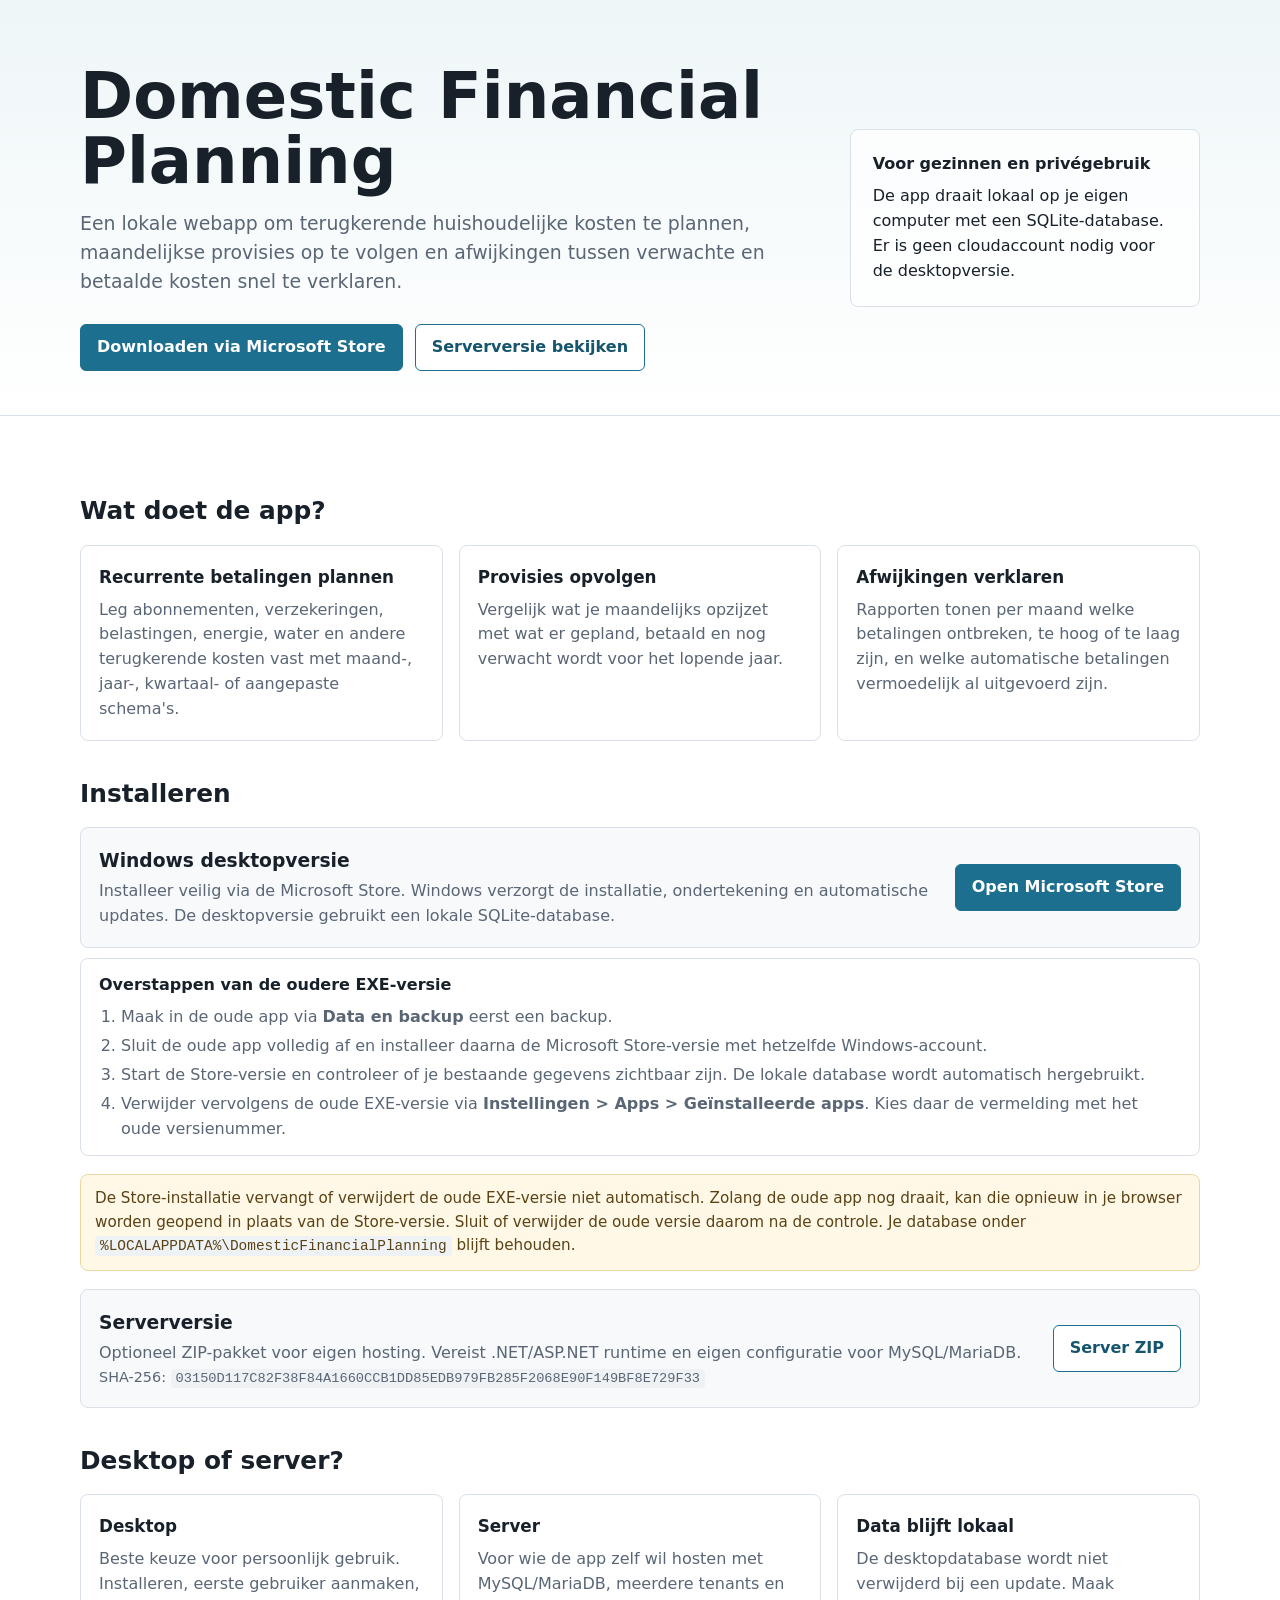
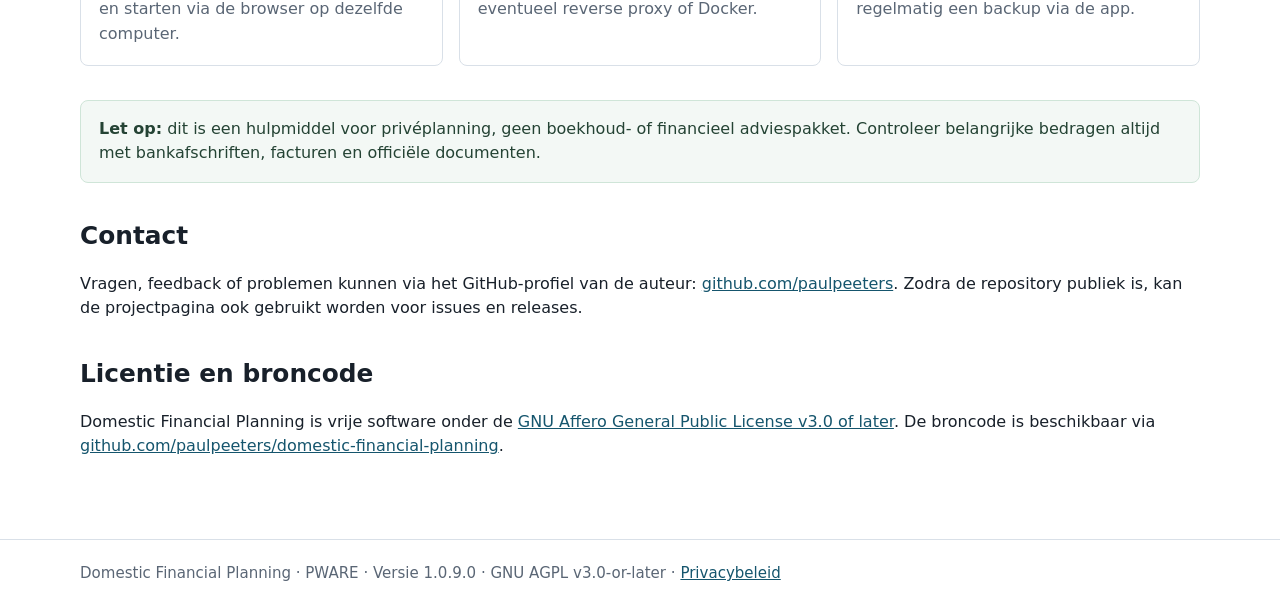
<file: website/index.html>
<!doctype html>
<html lang="nl">
<head>
  <meta charset="utf-8">
  <meta name="viewport" content="width=device-width, initial-scale=1">
  <title>Domestic Financial Planning</title>
  <meta name="description" content="Domestic Financial Planning helpt huishoudens terugkerende kosten plannen, provisies opvolgen en betalingen vergelijken met de werkelijkheid.">
  <style>
    :root {
      color-scheme: light;
      --ink: #18202a;
      --muted: #5a6675;
      --line: #d9e0e8;
      --panel: #f7f9fb;
      --accent: #1d6f8f;
      --accent-dark: #15556d;
      --ok: #157347;
    }

    * {
      box-sizing: border-box;
    }

    body {
      margin: 0;
      font-family: "Segoe UI", system-ui, -apple-system, BlinkMacSystemFont, sans-serif;
      color: var(--ink);
      background: #ffffff;
      line-height: 1.55;
    }

    a {
      color: var(--accent-dark);
    }

    .hero {
      background: linear-gradient(180deg, #eef6f8 0%, #ffffff 100%);
      border-bottom: 1px solid var(--line);
    }

    .wrap {
      width: min(1120px, calc(100% - 40px));
      margin: 0 auto;
    }

    .hero-inner {
      padding: 64px 0 44px;
      display: grid;
      grid-template-columns: minmax(0, 1.35fr) minmax(280px, 0.65fr);
      gap: 42px;
      align-items: center;
    }

    h1 {
      margin: 0 0 14px;
      font-size: clamp(2.2rem, 5vw, 4.4rem);
      line-height: 1.02;
      letter-spacing: 0;
    }

    .lead {
      margin: 0;
      max-width: 760px;
      font-size: 1.18rem;
      color: var(--muted);
    }

    .hero-panel {
      border: 1px solid var(--line);
      background: rgba(255, 255, 255, 0.74);
      padding: 22px;
      border-radius: 8px;
    }

    .hero-panel strong {
      display: block;
      margin-bottom: 8px;
    }

    .buttons {
      display: flex;
      flex-wrap: wrap;
      gap: 12px;
      margin-top: 28px;
    }

    .button {
      display: inline-flex;
      align-items: center;
      justify-content: center;
      min-height: 44px;
      padding: 10px 16px;
      border-radius: 6px;
      border: 1px solid var(--accent);
      text-decoration: none;
      font-weight: 600;
    }

    .button.primary {
      color: #ffffff;
      background: var(--accent);
    }

    .button.secondary {
      color: var(--accent-dark);
      background: #ffffff;
    }

    main {
      padding: 42px 0 64px;
    }

    section {
      margin-top: 34px;
    }

    h2 {
      margin: 0 0 14px;
      font-size: 1.55rem;
      letter-spacing: 0;
    }

    .grid {
      display: grid;
      grid-template-columns: repeat(3, minmax(0, 1fr));
      gap: 16px;
    }

    .card {
      border: 1px solid var(--line);
      border-radius: 8px;
      padding: 18px;
      background: #ffffff;
    }

    .card h3 {
      margin: 0 0 8px;
      font-size: 1.05rem;
    }

    .card p {
      margin: 0;
      color: var(--muted);
    }

    .download {
      display: grid;
      grid-template-columns: minmax(0, 1fr) auto;
      gap: 18px;
      align-items: center;
      padding: 18px;
      border: 1px solid var(--line);
      border-radius: 8px;
      background: var(--panel);
      margin-top: 14px;
    }

    .download h3 {
      margin: 0 0 4px;
    }

    .download p {
      margin: 0;
      color: var(--muted);
    }

    .note {
      padding: 16px 18px;
      background: #f3f8f5;
      border: 1px solid #cfe5d8;
      border-radius: 8px;
      color: #244334;
    }

    .download-warning {
      margin: 10px 0 18px;
      padding: 12px 14px;
      border: 1px solid #ead7a4;
      border-radius: 8px;
      background: #fff8e6;
      color: #5a4215;
      font-size: 0.95rem;
    }

    .steps {
      margin: 10px 0 18px;
      padding: 14px 18px;
      border: 1px solid var(--line);
      border-radius: 8px;
      background: #ffffff;
    }

    .steps h3 {
      margin: 0 0 8px;
      font-size: 1rem;
    }

    .steps ol {
      margin: 0;
      padding-left: 22px;
      color: var(--muted);
    }

    .steps li + li {
      margin-top: 4px;
    }

    .checksum {
      margin-top: 8px;
      color: var(--muted);
      font-size: 0.9rem;
      overflow-wrap: anywhere;
    }

    code {
      padding: 2px 5px;
      border-radius: 4px;
      background: #eef2f5;
      font-family: Consolas, "Liberation Mono", monospace;
      font-size: 0.95em;
    }

    footer {
      border-top: 1px solid var(--line);
      color: var(--muted);
      padding: 22px 0;
      font-size: 0.94rem;
    }

    @media (max-width: 820px) {
      .hero-inner,
      .grid,
      .download {
        grid-template-columns: 1fr;
      }

      .hero-inner {
        padding-top: 42px;
      }
    }
  </style>
</head>
<body>
  <header class="hero">
    <div class="wrap hero-inner">
      <div>
        <h1>Domestic Financial Planning</h1>
        <p class="lead">
          Een lokale webapp om terugkerende huishoudelijke kosten te plannen, maandelijkse provisies op te volgen en afwijkingen tussen verwachte en betaalde kosten snel te verklaren.
        </p>
        <div class="buttons">
          <a class="button primary" href="https://apps.microsoft.com/detail/9MXRZ150MSCJ">Downloaden via Microsoft Store</a>
          <a class="button secondary" href="#serverversie">Serverversie bekijken</a>
        </div>
      </div>
      <aside class="hero-panel">
        <strong>Voor gezinnen en privégebruik</strong>
        De app draait lokaal op je eigen computer met een SQLite-database. Er is geen cloudaccount nodig voor de desktopversie.
      </aside>
    </div>
  </header>

  <main class="wrap">
    <section>
      <h2>Wat doet de app?</h2>
      <div class="grid">
        <article class="card">
          <h3>Recurrente betalingen plannen</h3>
          <p>Leg abonnementen, verzekeringen, belastingen, energie, water en andere terugkerende kosten vast met maand-, jaar-, kwartaal- of aangepaste schema's.</p>
        </article>
        <article class="card">
          <h3>Provisies opvolgen</h3>
          <p>Vergelijk wat je maandelijks opzijzet met wat er gepland, betaald en nog verwacht wordt voor het lopende jaar.</p>
        </article>
        <article class="card">
          <h3>Afwijkingen verklaren</h3>
          <p>Rapporten tonen per maand welke betalingen ontbreken, te hoog of te laag zijn, en welke automatische betalingen vermoedelijk al uitgevoerd zijn.</p>
        </article>
      </div>
    </section>

    <section>
      <h2>Installeren</h2>
      <div class="download">
        <div>
          <h3>Windows desktopversie</h3>
          <p>Installeer veilig via de Microsoft Store. Windows verzorgt de installatie, ondertekening en automatische updates. De desktopversie gebruikt een lokale SQLite-database.</p>
        </div>
        <a class="button primary" href="https://apps.microsoft.com/detail/9MXRZ150MSCJ">Open Microsoft Store</a>
      </div>
      <div class="steps">
        <h3>Overstappen van de oudere EXE-versie</h3>
        <ol>
          <li>Maak in de oude app via <strong>Data en backup</strong> eerst een backup.</li>
          <li>Sluit de oude app volledig af en installeer daarna de Microsoft Store-versie met hetzelfde Windows-account.</li>
          <li>Start de Store-versie en controleer of je bestaande gegevens zichtbaar zijn. De lokale database wordt automatisch hergebruikt.</li>
          <li>Verwijder vervolgens de oude EXE-versie via <strong>Instellingen &gt; Apps &gt; Geïnstalleerde apps</strong>. Kies daar de vermelding met het oude versienummer.</li>
        </ol>
      </div>
      <p class="download-warning">
        De Store-installatie vervangt of verwijdert de oude EXE-versie niet automatisch. Zolang de oude app nog draait, kan die opnieuw in je browser worden geopend in plaats van de Store-versie. Sluit of verwijder de oude versie daarom na de controle. Je database onder <code>%LOCALAPPDATA%\DomesticFinancialPlanning</code> blijft behouden.
      </p>
      <div class="download" id="serverversie">
        <div>
          <h3>Serverversie</h3>
          <p>Optioneel ZIP-pakket voor eigen hosting. Vereist .NET/ASP.NET runtime en eigen configuratie voor MySQL/MariaDB.</p>
          <p class="checksum">SHA-256: <code>03150D117C82F38F84A1660CCB1DD85EDB979FB285F2068E90F149BF8E729F33</code></p>
        </div>
        <a class="button secondary" href="/downloads/DomesticFinancialPlanning-Server-1.0.9.0.zip">Server ZIP</a>
      </div>
    </section>

    <section>
      <h2>Desktop of server?</h2>
      <div class="grid">
        <article class="card">
          <h3>Desktop</h3>
          <p>Beste keuze voor persoonlijk gebruik. Installeren, eerste gebruiker aanmaken, en starten via de browser op dezelfde computer.</p>
        </article>
        <article class="card">
          <h3>Server</h3>
          <p>Voor wie de app zelf wil hosten met MySQL/MariaDB, meerdere tenants en eventueel reverse proxy of Docker.</p>
        </article>
        <article class="card">
          <h3>Data blijft lokaal</h3>
          <p>De desktopdatabase wordt niet verwijderd bij een update. Maak regelmatig een backup via de app.</p>
        </article>
      </div>
    </section>

    <section class="note">
      <strong>Let op:</strong>
      dit is een hulpmiddel voor privéplanning, geen boekhoud- of financieel adviespakket. Controleer belangrijke bedragen altijd met bankafschriften, facturen en officiële documenten.
    </section>

    <section>
      <h2>Contact</h2>
      <p>
        Vragen, feedback of problemen kunnen via het GitHub-profiel van de auteur:
        <a href="https://github.com/paulpeeters" rel="me">github.com/paulpeeters</a>.
        Zodra de repository publiek is, kan de projectpagina ook gebruikt worden voor issues en releases.
      </p>
    </section>

    <section>
      <h2>Licentie en broncode</h2>
      <p>
        Domestic Financial Planning is vrije software onder de
        <a href="https://www.gnu.org/licenses/agpl-3.0.html">GNU Affero General Public License v3.0 of later</a>.
        De broncode is beschikbaar via
        <a href="https://github.com/paulpeeters/domestic-financial-planning">github.com/paulpeeters/domestic-financial-planning</a>.
      </p>
    </section>
  </main>

  <footer>
    <div class="wrap">
      Domestic Financial Planning · PWARE · Versie 1.0.9.0 · GNU AGPL v3.0-or-later ·
      <a href="/privacy/">Privacybeleid</a>
    </div>
  </footer>
</body>
</html>
</file>
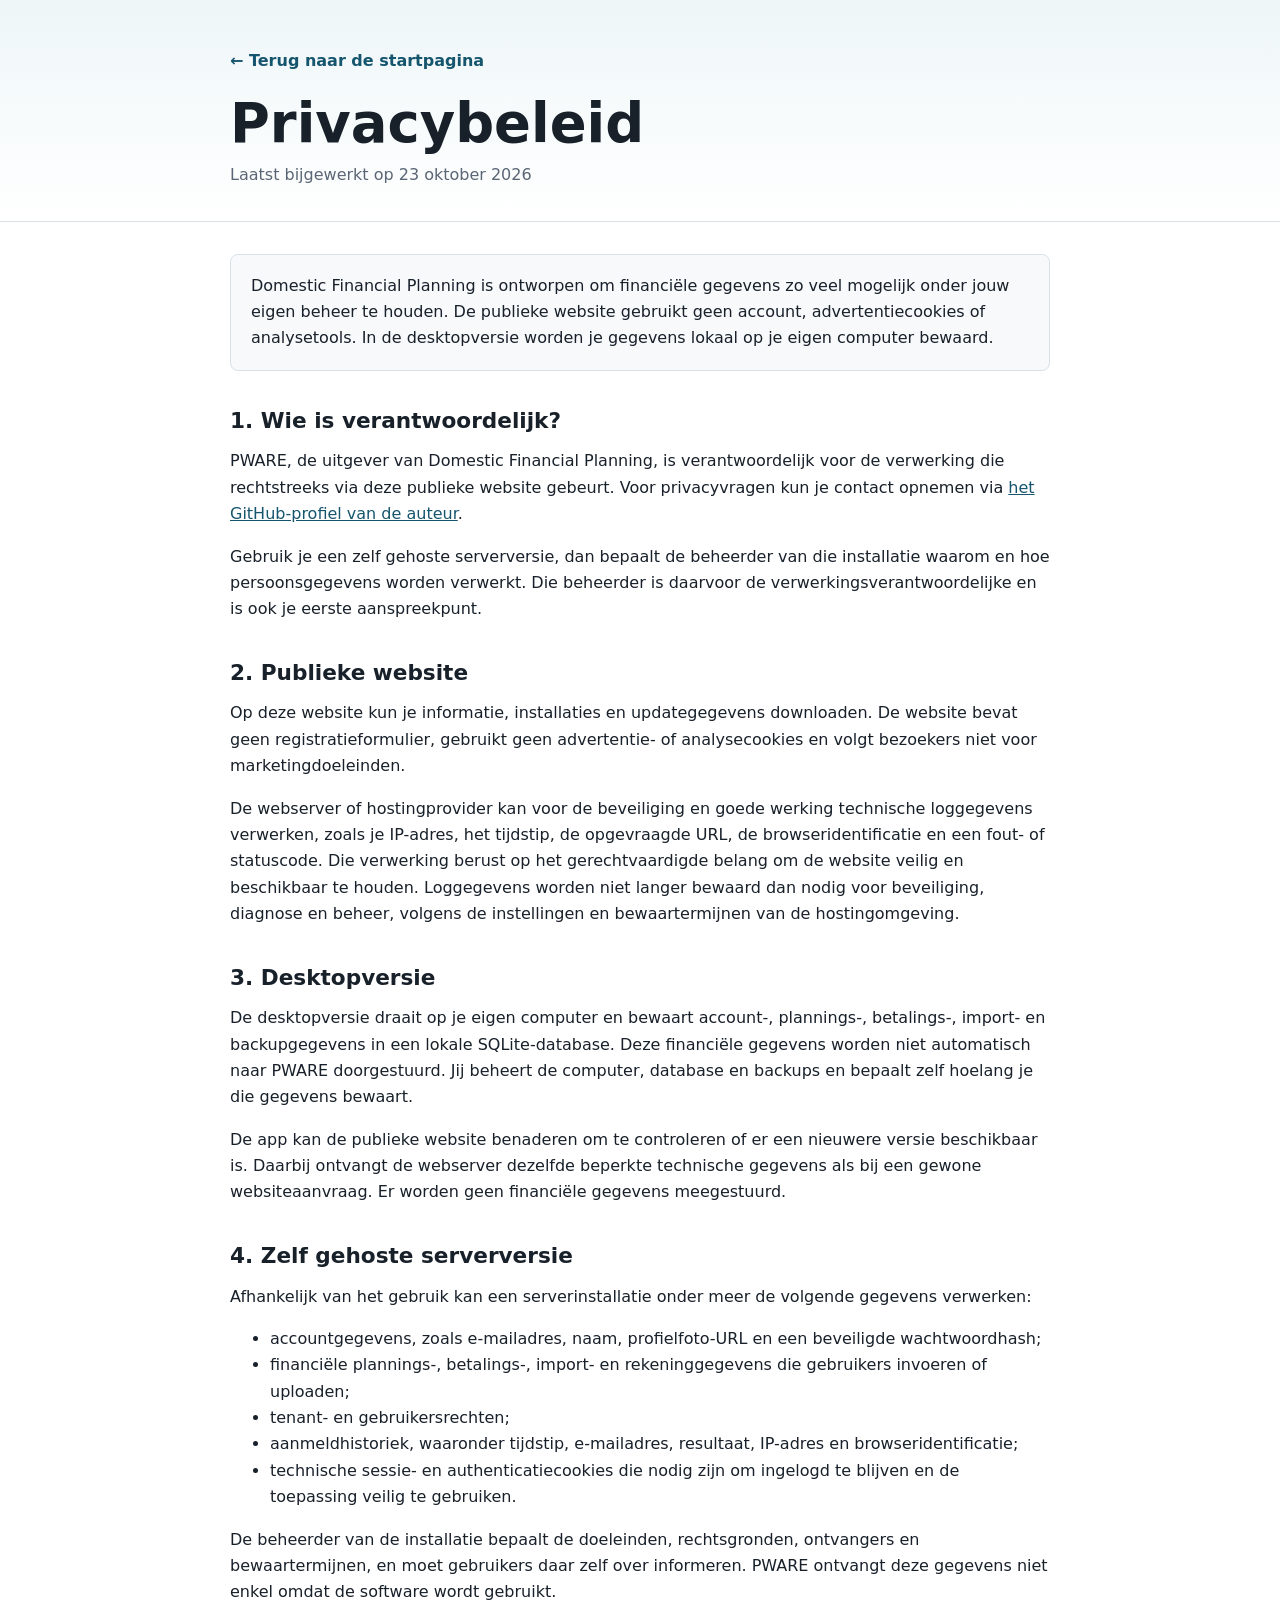
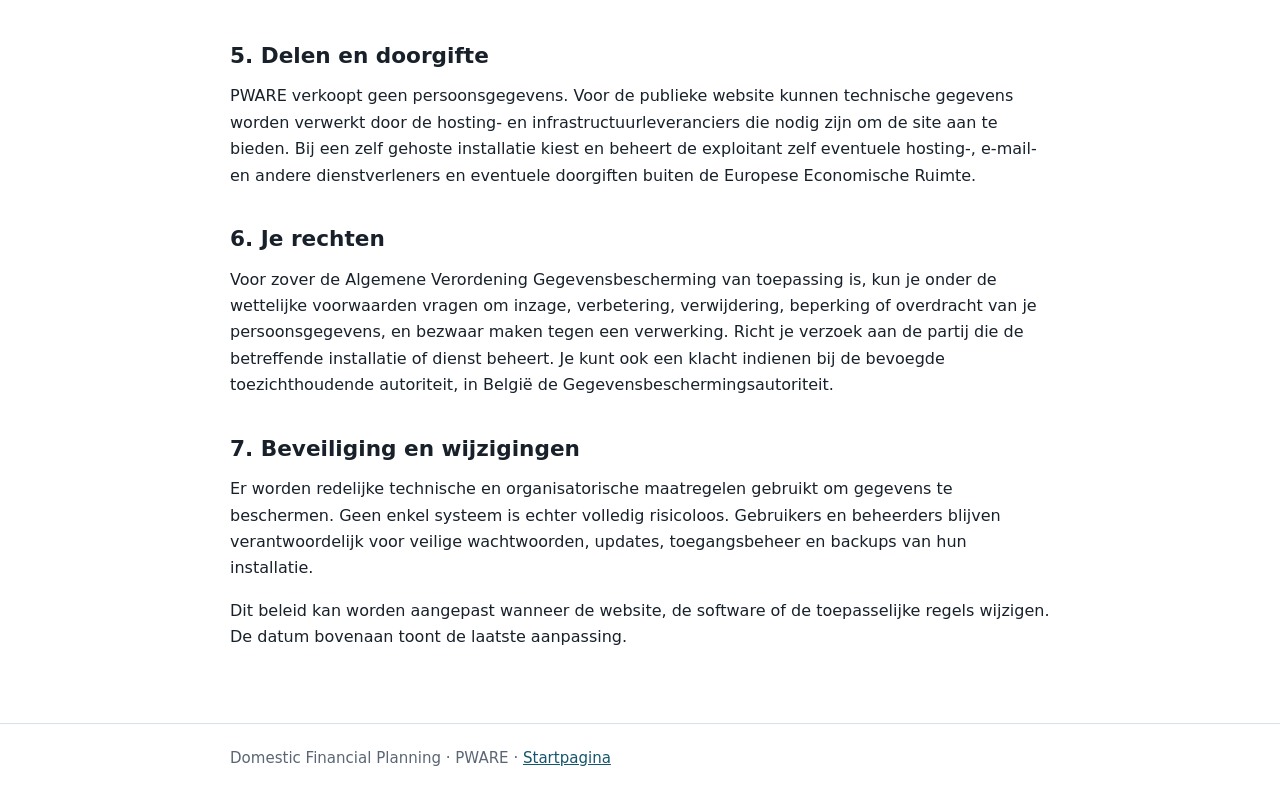
<file: website/privacy/index.html>
<!doctype html>
<html lang="nl-BE">
<head>
  <meta charset="utf-8">
  <meta name="viewport" content="width=device-width, initial-scale=1">
  <title>Privacybeleid · Domestic Financial Planning</title>
  <meta name="description" content="Privacybeleid van de website en applicatie Domestic Financial Planning.">
  <style>
    :root {
      color-scheme: light;
      --ink: #18202a;
      --muted: #5a6675;
      --line: #d9e0e8;
      --panel: #f7f9fb;
      --accent: #15556d;
    }
    * { box-sizing: border-box; }
    body {
      margin: 0;
      font-family: "Segoe UI", system-ui, -apple-system, BlinkMacSystemFont, sans-serif;
      color: var(--ink);
      background: #ffffff;
      line-height: 1.65;
    }
    a { color: var(--accent); }
    .wrap { width: min(820px, calc(100% - 40px)); margin: 0 auto; }
    header {
      padding: 48px 0 32px;
      background: linear-gradient(180deg, #eef6f8 0%, #ffffff 100%);
      border-bottom: 1px solid var(--line);
    }
    .back { display: inline-block; margin-bottom: 20px; font-weight: 600; text-decoration: none; }
    h1 { margin: 0 0 8px; font-size: clamp(2rem, 5vw, 3.4rem); line-height: 1.1; }
    .updated { margin: 0; color: var(--muted); }
    main { padding: 32px 0 56px; }
    h2 { margin: 32px 0 10px; font-size: 1.35rem; }
    p, ul { margin-top: 0; }
    .summary {
      padding: 18px 20px;
      border: 1px solid var(--line);
      border-radius: 8px;
      background: var(--panel);
    }
    footer { padding: 22px 0; border-top: 1px solid var(--line); color: var(--muted); font-size: 0.94rem; }
  </style>
</head>
<body>
  <header>
    <div class="wrap">
      <a class="back" href="/">← Terug naar de startpagina</a>
      <h1>Privacybeleid</h1>
      <p class="updated">Laatst bijgewerkt op 23 oktober 2026</p>
    </div>
  </header>

  <main class="wrap">
    <p class="summary">
      Domestic Financial Planning is ontworpen om financiële gegevens zo veel mogelijk onder jouw eigen beheer te houden.
      De publieke website gebruikt geen account, advertentiecookies of analysetools. In de desktopversie worden je gegevens lokaal op je eigen computer bewaard.
    </p>

    <h2>1. Wie is verantwoordelijk?</h2>
    <p>
      PWARE, de uitgever van Domestic Financial Planning, is verantwoordelijk voor de verwerking die rechtstreeks via deze publieke website gebeurt.
      Voor privacyvragen kun je contact opnemen via
      <a href="https://github.com/paulpeeters">het GitHub-profiel van de auteur</a>.
    </p>
    <p>
      Gebruik je een zelf gehoste serverversie, dan bepaalt de beheerder van die installatie waarom en hoe persoonsgegevens worden verwerkt.
      Die beheerder is daarvoor de verwerkingsverantwoordelijke en is ook je eerste aanspreekpunt.
    </p>

    <h2>2. Publieke website</h2>
    <p>
      Op deze website kun je informatie, installaties en updategegevens downloaden. De website bevat geen registratieformulier,
      gebruikt geen advertentie- of analysecookies en volgt bezoekers niet voor marketingdoeleinden.
    </p>
    <p>
      De webserver of hostingprovider kan voor de beveiliging en goede werking technische loggegevens verwerken, zoals je IP-adres,
      het tijdstip, de opgevraagde URL, de browseridentificatie en een fout- of statuscode. Die verwerking berust op het gerechtvaardigde
      belang om de website veilig en beschikbaar te houden. Loggegevens worden niet langer bewaard dan nodig voor beveiliging,
      diagnose en beheer, volgens de instellingen en bewaartermijnen van de hostingomgeving.
    </p>

    <h2>3. Desktopversie</h2>
    <p>
      De desktopversie draait op je eigen computer en bewaart account-, plannings-, betalings-, import- en backupgegevens in een lokale
      SQLite-database. Deze financiële gegevens worden niet automatisch naar PWARE doorgestuurd. Jij beheert de computer, database en backups
      en bepaalt zelf hoelang je die gegevens bewaart.
    </p>
    <p>
      De app kan de publieke website benaderen om te controleren of er een nieuwere versie beschikbaar is. Daarbij ontvangt de webserver
      dezelfde beperkte technische gegevens als bij een gewone websiteaanvraag. Er worden geen financiële gegevens meegestuurd.
    </p>

    <h2>4. Zelf gehoste serverversie</h2>
    <p>Afhankelijk van het gebruik kan een serverinstallatie onder meer de volgende gegevens verwerken:</p>
    <ul>
      <li>accountgegevens, zoals e-mailadres, naam, profielfoto-URL en een beveiligde wachtwoordhash;</li>
      <li>financiële plannings-, betalings-, import- en rekeninggegevens die gebruikers invoeren of uploaden;</li>
      <li>tenant- en gebruikersrechten;</li>
      <li>aanmeldhistoriek, waaronder tijdstip, e-mailadres, resultaat, IP-adres en browseridentificatie;</li>
      <li>technische sessie- en authenticatiecookies die nodig zijn om ingelogd te blijven en de toepassing veilig te gebruiken.</li>
    </ul>
    <p>
      De beheerder van de installatie bepaalt de doeleinden, rechtsgronden, ontvangers en bewaartermijnen, en moet gebruikers daar zelf over informeren.
      PWARE ontvangt deze gegevens niet enkel omdat de software wordt gebruikt.
    </p>

    <h2>5. Delen en doorgifte</h2>
    <p>
      PWARE verkoopt geen persoonsgegevens. Voor de publieke website kunnen technische gegevens worden verwerkt door de hosting- en
      infrastructuurleveranciers die nodig zijn om de site aan te bieden. Bij een zelf gehoste installatie kiest en beheert de exploitant
      zelf eventuele hosting-, e-mail- en andere dienstverleners en eventuele doorgiften buiten de Europese Economische Ruimte.
    </p>

    <h2>6. Je rechten</h2>
    <p>
      Voor zover de Algemene Verordening Gegevensbescherming van toepassing is, kun je onder de wettelijke voorwaarden vragen om inzage,
      verbetering, verwijdering, beperking of overdracht van je persoonsgegevens, en bezwaar maken tegen een verwerking.
      Richt je verzoek aan de partij die de betreffende installatie of dienst beheert. Je kunt ook een klacht indienen bij de bevoegde
      toezichthoudende autoriteit, in België de Gegevensbeschermingsautoriteit.
    </p>

    <h2>7. Beveiliging en wijzigingen</h2>
    <p>
      Er worden redelijke technische en organisatorische maatregelen gebruikt om gegevens te beschermen. Geen enkel systeem is echter volledig
      risicoloos. Gebruikers en beheerders blijven verantwoordelijk voor veilige wachtwoorden, updates, toegangsbeheer en backups van hun installatie.
    </p>
    <p>
      Dit beleid kan worden aangepast wanneer de website, de software of de toepasselijke regels wijzigen. De datum bovenaan toont de laatste aanpassing.
    </p>
  </main>

  <footer>
    <div class="wrap">Domestic Financial Planning · PWARE · <a href="/">Startpagina</a></div>
  </footer>
</body>
</html>
</file>
